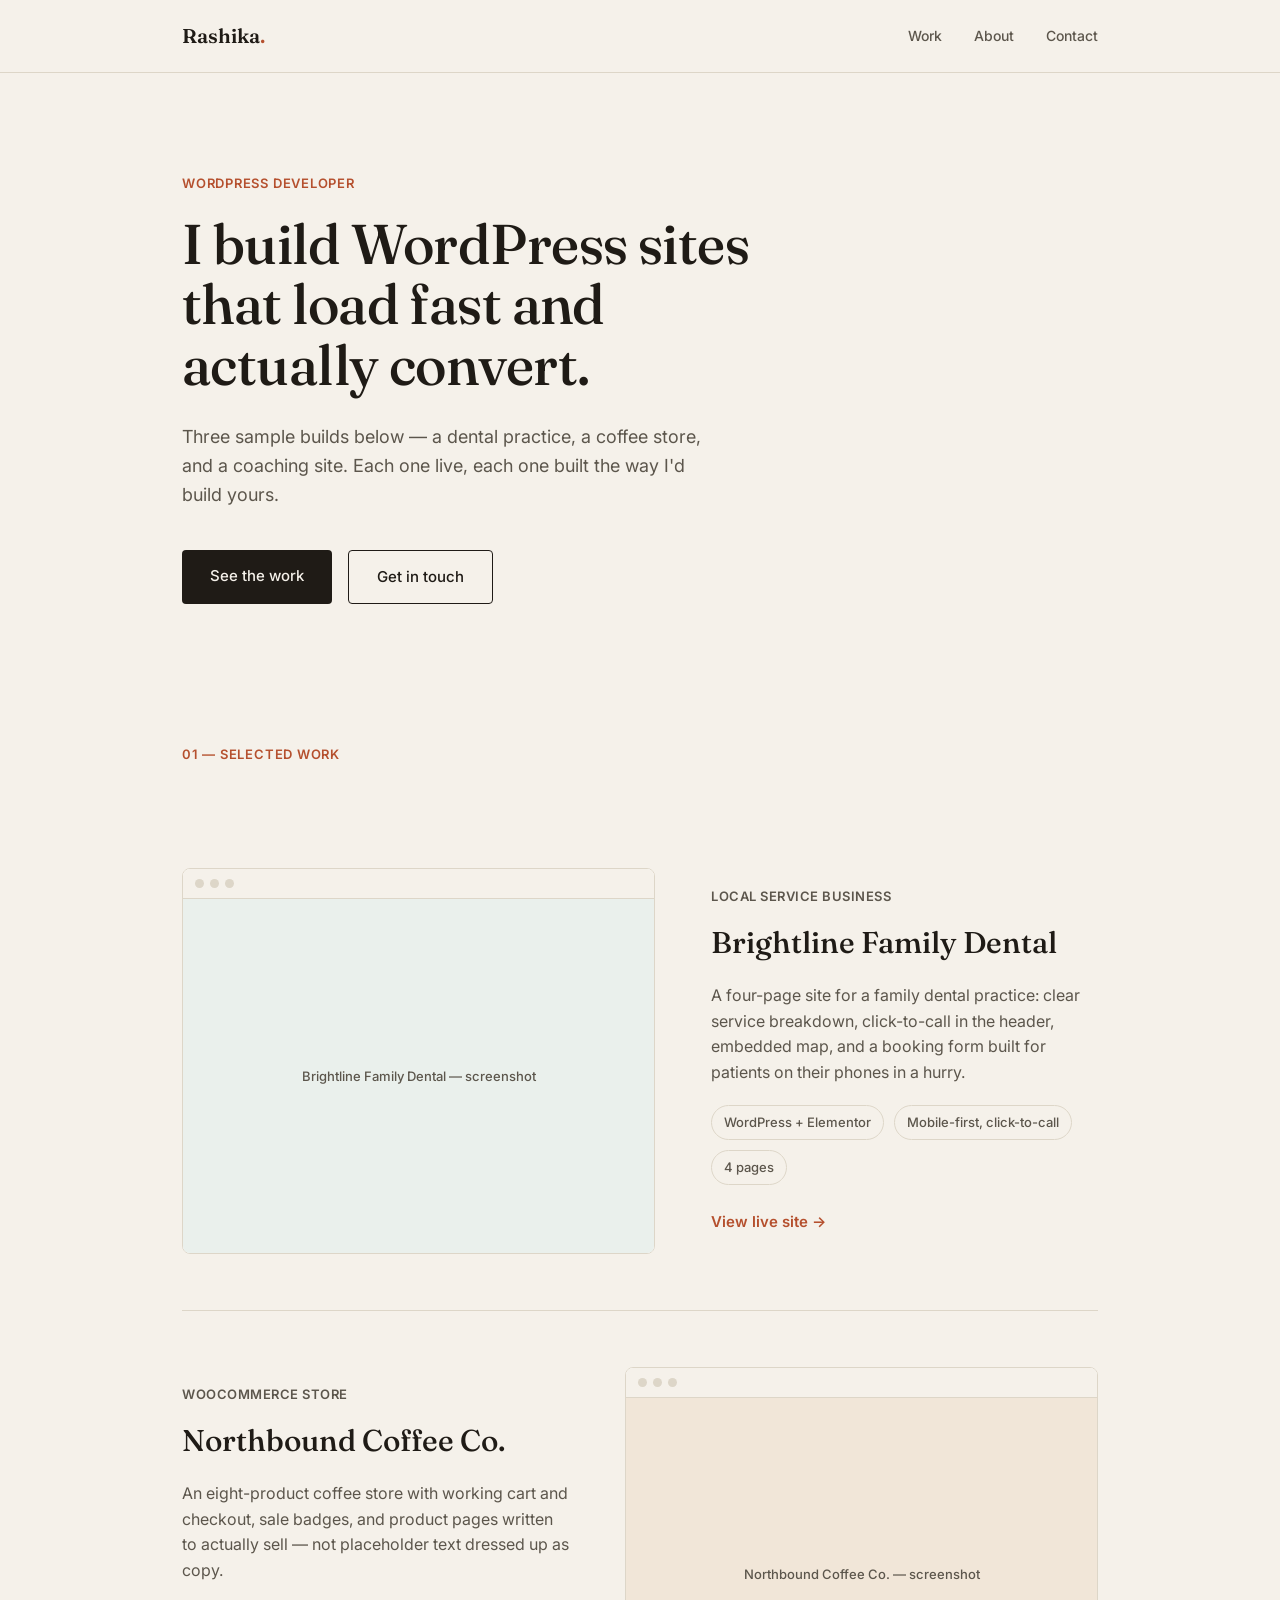
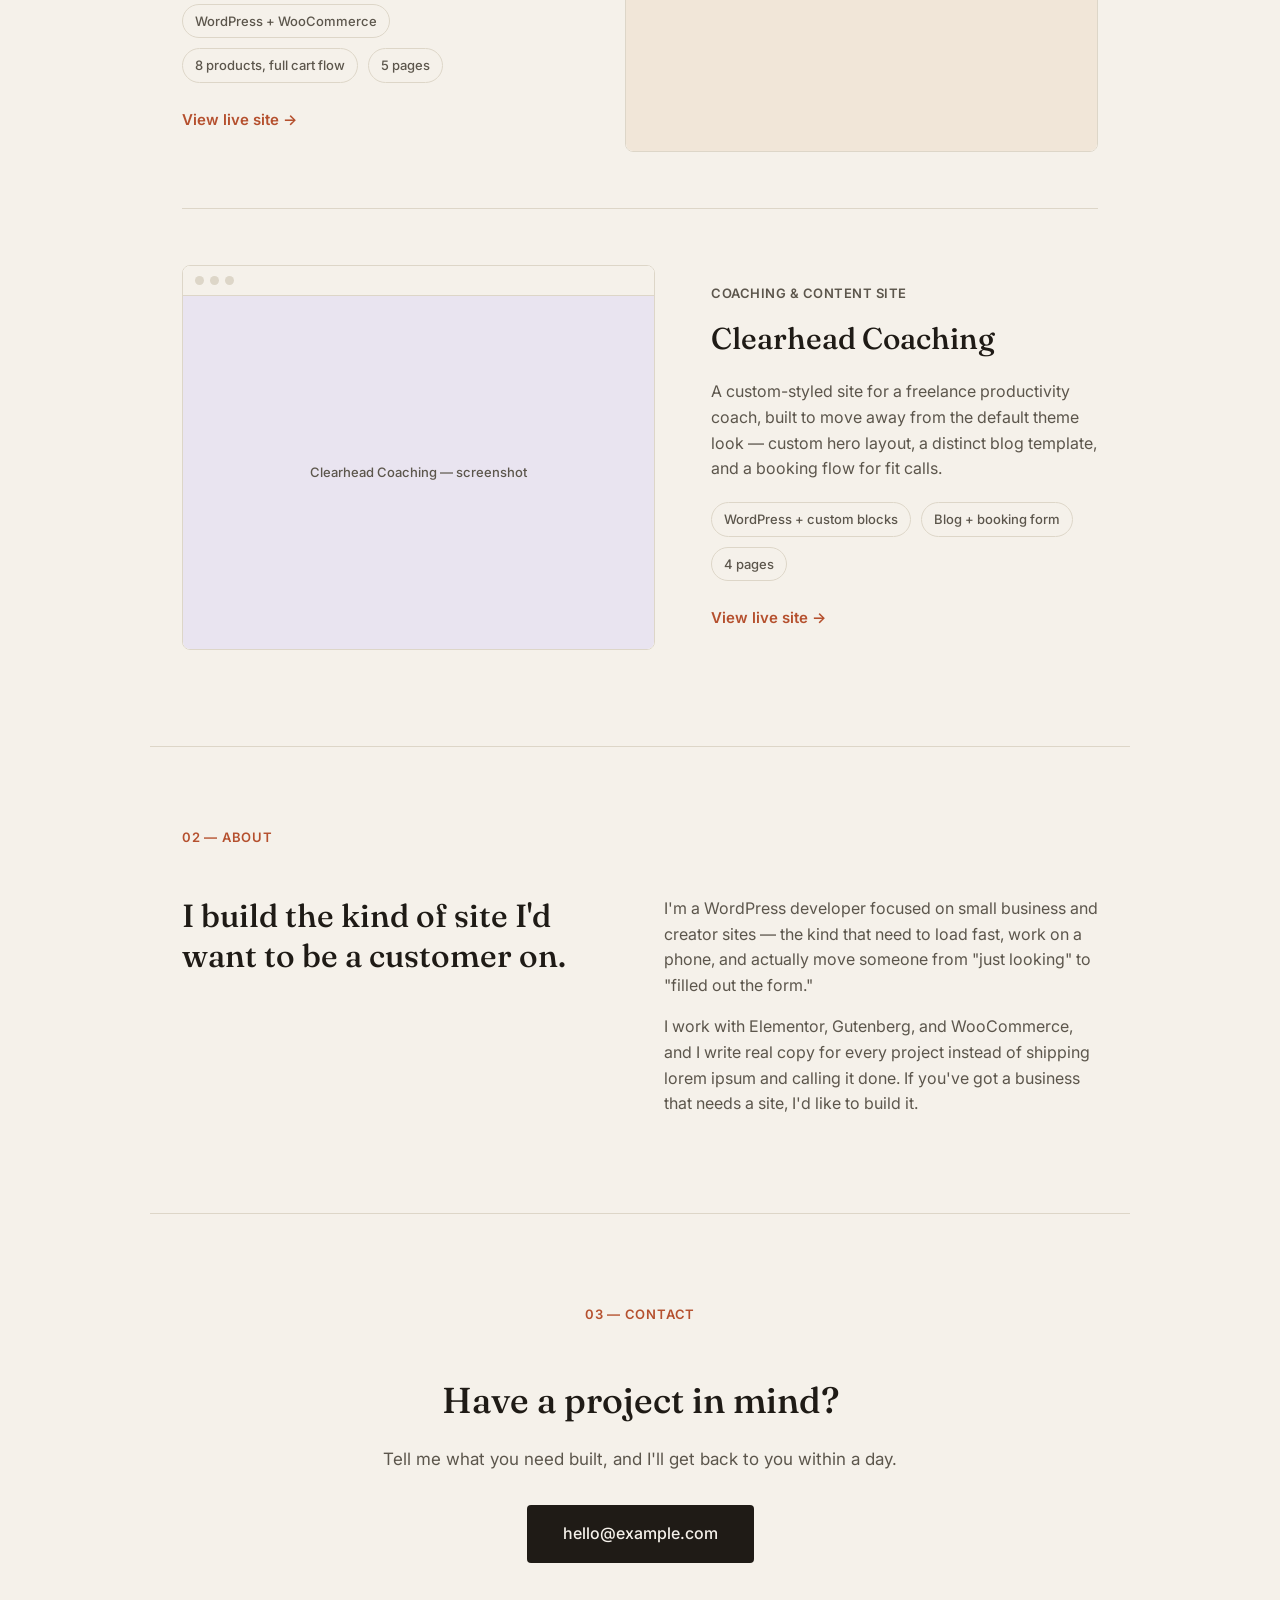
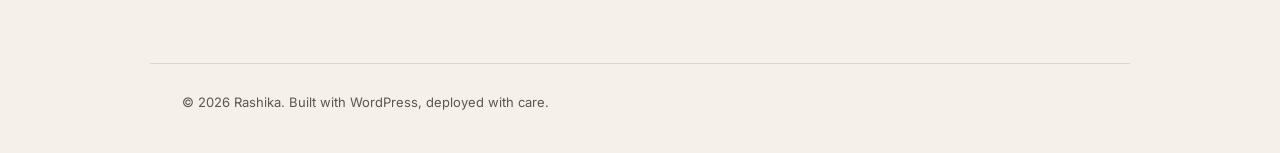
<file: index.html>
<!DOCTYPE html>
<html lang="en">
<head>
<meta charset="UTF-8">
<meta name="viewport" content="width=device-width, initial-scale=1.0">
<title>Rashika — WordPress Developer</title>
<meta name="description" content="WordPress developer building fast, clean sites for small businesses, stores, and creators.">
<link rel="preconnect" href="https://fonts.googleapis.com">
<link rel="preconnect" href="https://fonts.gstatic.com" crossorigin>
<link href="https://fonts.googleapis.com/css2?family=Fraunces:opsz,wght@9..144,400;9..144,500;9..144,600&family=Inter:wght@400;500;600&display=swap" rel="stylesheet">
<link rel="stylesheet" href="style.css">
</head>
<body>

<header class="site-header">
  <div class="wrap header-inner">
    <span class="logo">Rashika<span class="logo-dot">.</span></span>
    <nav class="nav-links">
      <a href="#work">Work</a>
      <a href="#about">About</a>
      <a href="#contact">Contact</a>
    </nav>
  </div>
</header>

<main>

  <section class="hero wrap">
    <p class="eyebrow load-in" style="--delay: 0s">WordPress developer</p>
    <h1 class="load-in" style="--delay: 0.1s">I build WordPress sites<br>that load fast and<br>actually convert.</h1>
    <p class="hero-sub load-in" style="--delay: 0.25s">Three sample builds below — a dental practice, a coffee store, and a coaching site. Each one live, each one built the way I'd build yours.</p>
    <div class="hero-actions load-in" style="--delay: 0.4s">
      <a href="#work" class="btn btn-primary">See the work</a>
      <a href="#contact" class="btn btn-ghost">Get in touch</a>
    </div>
  </section>

  <section id="work" class="work wrap">

    <p class="section-label">01 — Selected work</p>

    <article class="project reveal">
      <div class="project-media">
        <div class="browser-frame">
          <div class="browser-bar"><span></span><span></span><span></span></div>
          <div class="browser-screen placeholder-dental">
            <span class="placeholder-text">Brightline Family Dental — screenshot</span>
          </div>
        </div>
      </div>
      <div class="project-info">
        <p class="project-tag">Local service business</p>
        <h2>Brightline Family Dental</h2>
        <p class="project-desc">A four-page site for a family dental practice: clear service breakdown, click-to-call in the header, embedded map, and a booking form built for patients on their phones in a hurry.</p>
        <ul class="project-meta">
          <li>WordPress + Elementor</li>
          <li>Mobile-first, click-to-call</li>
          <li>4 pages</li>
        </ul>
        <a href="#" class="project-link">View live site →</a>
      </div>
    </article>

    <article class="project project-reverse reveal">
      <div class="project-media">
        <div class="browser-frame">
          <div class="browser-bar"><span></span><span></span><span></span></div>
          <div class="browser-screen placeholder-coffee">
            <span class="placeholder-text">Northbound Coffee Co. — screenshot</span>
          </div>
        </div>
      </div>
      <div class="project-info">
        <p class="project-tag">WooCommerce store</p>
        <h2>Northbound Coffee Co.</h2>
        <p class="project-desc">An eight-product coffee store with working cart and checkout, sale badges, and product pages written to actually sell — not placeholder text dressed up as copy.</p>
        <ul class="project-meta">
          <li>WordPress + WooCommerce</li>
          <li>8 products, full cart flow</li>
          <li>5 pages</li>
        </ul>
        <a href="#" class="project-link">View live site →</a>
      </div>
    </article>

    <article class="project reveal">
      <div class="project-media">
        <div class="browser-frame">
          <div class="browser-bar"><span></span><span></span><span></span></div>
          <div class="browser-screen placeholder-coach">
            <span class="placeholder-text">Clearhead Coaching — screenshot</span>
          </div>
        </div>
      </div>
      <div class="project-info">
        <p class="project-tag">Coaching &amp; content site</p>
        <h2>Clearhead Coaching</h2>
        <p class="project-desc">A custom-styled site for a freelance productivity coach, built to move away from the default theme look — custom hero layout, a distinct blog template, and a booking flow for fit calls.</p>
        <ul class="project-meta">
          <li>WordPress + custom blocks</li>
          <li>Blog + booking form</li>
          <li>4 pages</li>
        </ul>
        <a href="#" class="project-link">View live site →</a>
      </div>
    </article>

  </section>

  <section id="about" class="about wrap">
    <p class="section-label">02 — About</p>
    <div class="about-grid reveal">
      <h2>I build the kind of site I'd want to be a customer on.</h2>
      <div class="about-text">
        <p>I'm a WordPress developer focused on small business and creator sites — the kind that need to load fast, work on a phone, and actually move someone from "just looking" to "filled out the form."</p>
        <p>I work with Elementor, Gutenberg, and WooCommerce, and I write real copy for every project instead of shipping lorem ipsum and calling it done. If you've got a business that needs a site, I'd like to build it.</p>
      </div>
    </div>
  </section>

  <section id="contact" class="contact wrap">
    <p class="section-label">03 — Contact</p>
    <h2 class="reveal">Have a project in mind?</h2>
    <p class="contact-sub reveal">Tell me what you need built, and I'll get back to you within a day.</p>
    <a href="mailto:hello@example.com" class="btn btn-primary btn-large reveal">hello@example.com</a>
  </section>

</main>

<footer class="site-footer wrap">
  <p>© 2026 Rashika. Built with WordPress, deployed with care.</p>
</footer>

<script>
  // Header shrinks slightly on scroll
  const header = document.querySelector('.site-header');
  window.addEventListener('scroll', () => {
    header.classList.toggle('is-scrolled', window.scrollY > 24);
  });

  // Scroll-triggered reveal for sections below the fold
  const revealEls = document.querySelectorAll('.reveal');
  const observer = new IntersectionObserver((entries) => {
    entries.forEach(entry => {
      if (entry.isIntersecting) {
        entry.target.classList.add('is-visible');
        observer.unobserve(entry.target);
      }
    });
  }, { threshold: 0.15 });
  revealEls.forEach(el => observer.observe(el));
</script>

</body>
</html>
</file>
<file: style.css>
:root {
  --cream: #F5F1EA;
  --ink: #1F1B16;
  --ink-soft: #5C564C;
  --rust: #B5502E;
  --line: #DDD6C8;
  --white: #FFFFFF;
  --font-display: 'Fraunces', serif;
  --font-body: 'Inter', sans-serif;
}

* { margin: 0; padding: 0; box-sizing: border-box; }

/* Load-in animation (hero elements on page load) */
@keyframes loadUp {
  from { opacity: 0; transform: translateY(16px); }
  to { opacity: 1; transform: translateY(0); }
}

.load-in {
  opacity: 0;
  animation: loadUp 0.7s cubic-bezier(0.16, 1, 0.3, 1) forwards;
  animation-delay: var(--delay, 0s);
}

/* Scroll reveal (sections below the fold) */
.reveal {
  opacity: 0;
  transform: translateY(28px);
  transition: opacity 0.7s cubic-bezier(0.16, 1, 0.3, 1), transform 0.7s cubic-bezier(0.16, 1, 0.3, 1);
}

.reveal.is-visible {
  opacity: 1;
  transform: translateY(0);
}

body {
  background: var(--cream);
  color: var(--ink);
  font-family: var(--font-body);
  font-size: 16px;
  line-height: 1.6;
  -webkit-font-smoothing: antialiased;
}

.wrap {
  max-width: 980px;
  margin: 0 auto;
  padding: 0 32px;
}

a { color: inherit; text-decoration: none; }

/* Header */

.site-header {
  position: sticky;
  top: 0;
  background: var(--cream);
  border-bottom: 1px solid var(--line);
  z-index: 10;
  transition: box-shadow 0.25s ease;
}

.site-header.is-scrolled {
  box-shadow: 0 1px 0 var(--line), 0 8px 24px -16px rgba(31, 27, 22, 0.15);
}

.header-inner {
  display: flex;
  justify-content: space-between;
  align-items: center;
  height: 72px;
  transition: height 0.25s ease;
}

.is-scrolled .header-inner {
  height: 58px;
}

.logo {
  font-family: var(--font-display);
  font-size: 20px;
  font-weight: 600;
}

.logo-dot { color: var(--rust); }

.nav-links { display: flex; gap: 32px; }

.nav-links a {
  font-size: 14px;
  font-weight: 500;
  color: var(--ink-soft);
  transition: color 0.15s ease;
}

.nav-links a:hover { color: var(--ink); }

/* Hero */

.hero {
  padding: 100px 32px 80px;
}

.eyebrow {
  font-size: 13px;
  font-weight: 600;
  letter-spacing: 0.06em;
  text-transform: uppercase;
  color: var(--rust);
  margin-bottom: 20px;
}

.hero h1 {
  font-family: var(--font-display);
  font-size: 56px;
  font-weight: 500;
  line-height: 1.08;
  letter-spacing: -0.01em;
  max-width: 680px;
}

.hero-sub {
  margin-top: 28px;
  font-size: 18px;
  color: var(--ink-soft);
  max-width: 520px;
}

.hero-actions {
  margin-top: 40px;
  display: flex;
  gap: 16px;
}

.btn {
  display: inline-block;
  padding: 14px 28px;
  border-radius: 4px;
  font-size: 15px;
  font-weight: 500;
  transition: transform 0.15s ease, background 0.15s ease, border-color 0.15s ease;
}

.btn-primary {
  background: var(--ink);
  color: var(--cream);
}

.btn-primary:hover { background: var(--rust); }

.btn-ghost {
  border: 1px solid var(--ink);
}

.btn-ghost:hover { border-color: var(--rust); color: var(--rust); }

.btn-large { padding: 16px 36px; font-size: 16px; }

/* Section labels */

.section-label {
  font-size: 13px;
  font-weight: 600;
  letter-spacing: 0.06em;
  text-transform: uppercase;
  color: var(--rust);
  margin-bottom: 48px;
}

/* Work */

.work { padding: 60px 32px 40px; }

.project {
  display: grid;
  grid-template-columns: 1.1fr 0.9fr;
  gap: 56px;
  align-items: center;
  padding: 56px 0;
  border-top: 1px solid var(--line);
}

.work .project:first-of-type { border-top: none; }

.project-reverse { direction: rtl; }
.project-reverse .project-info { direction: ltr; }
.project-reverse .project-media { direction: ltr; }

.browser-frame {
  background: var(--white);
  border: 1px solid var(--line);
  border-radius: 8px;
  overflow: hidden;
  transition: transform 0.35s cubic-bezier(0.16, 1, 0.3, 1), box-shadow 0.35s ease;
}

.project:hover .browser-frame {
  transform: translateY(-6px);
  box-shadow: 0 20px 40px -24px rgba(31, 27, 22, 0.25);
}

.browser-bar {
  display: flex;
  gap: 6px;
  padding: 10px 12px;
  background: var(--cream);
  border-bottom: 1px solid var(--line);
}

.browser-bar span {
  width: 9px;
  height: 9px;
  border-radius: 50%;
  background: var(--line);
}

.browser-screen {
  aspect-ratio: 4 / 3;
  display: flex;
  align-items: center;
  justify-content: center;
  padding: 24px;
  text-align: center;
  transition: transform 0.5s cubic-bezier(0.16, 1, 0.3, 1);
}

.project:hover .browser-screen {
  transform: scale(1.04);
}

.placeholder-text {
  font-size: 13px;
  color: var(--ink-soft);
  font-weight: 500;
}

.placeholder-dental { background: #EAF0EC; }
.placeholder-coffee { background: #F1E6D8; }
.placeholder-coach { background: #E9E4F0; }

.project-tag {
  font-size: 13px;
  font-weight: 600;
  color: var(--ink-soft);
  text-transform: uppercase;
  letter-spacing: 0.04em;
  margin-bottom: 12px;
}

.project-info h2 {
  font-family: var(--font-display);
  font-size: 30px;
  font-weight: 500;
  margin-bottom: 16px;
}

.project-desc {
  color: var(--ink-soft);
  font-size: 16px;
  margin-bottom: 20px;
}

.project-meta {
  list-style: none;
  display: flex;
  flex-wrap: wrap;
  gap: 10px;
  margin-bottom: 24px;
}

.project-meta li {
  font-size: 13px;
  font-weight: 500;
  padding: 6px 12px;
  border: 1px solid var(--line);
  border-radius: 100px;
  color: var(--ink-soft);
}

.project-link {
  font-weight: 600;
  font-size: 15px;
  color: var(--rust);
  display: inline-block;
  position: relative;
  padding-bottom: 2px;
}

.project-link::after {
  content: '';
  position: absolute;
  left: 0;
  bottom: 0;
  width: 100%;
  height: 1px;
  background: var(--rust);
  transform: scaleX(0);
  transform-origin: left;
  transition: transform 0.3s cubic-bezier(0.16, 1, 0.3, 1);
}

.project-link:hover::after {
  transform: scaleX(1);
}

/* About */

.about { padding: 80px 32px; border-top: 1px solid var(--line); }

.about-grid {
  display: grid;
  grid-template-columns: 1fr 1fr;
  gap: 48px;
}

.about h2 {
  font-family: var(--font-display);
  font-size: 32px;
  font-weight: 500;
  line-height: 1.25;
}

.about-text p {
  color: var(--ink-soft);
  margin-bottom: 16px;
}

/* Contact */

.contact {
  padding: 90px 32px 100px;
  border-top: 1px solid var(--line);
  text-align: center;
}

.contact h2 {
  font-family: var(--font-display);
  font-size: 36px;
  font-weight: 500;
}

.contact-sub {
  color: var(--ink-soft);
  margin: 16px 0 32px;
  font-size: 17px;
}

/* Footer */

.site-footer {
  padding: 28px 32px 40px;
  font-size: 13px;
  color: var(--ink-soft);
  border-top: 1px solid var(--line);
}

/* Responsive */

@media (max-width: 760px) {
  .hero { padding: 64px 24px 56px; }
  .hero h1 { font-size: 38px; }
  .hero-sub { font-size: 16px; }
  .wrap { padding: 0 24px; }

  .project,
  .project-reverse {
    grid-template-columns: 1fr;
    direction: ltr;
    gap: 28px;
    padding: 40px 0;
  }

  .about-grid { grid-template-columns: 1fr; gap: 24px; }

  .nav-links { gap: 20px; }
  .nav-links a { font-size: 13px; }

  .hero-actions { flex-direction: column; }
  .btn { text-align: center; }
}

@media (prefers-reduced-motion: reduce) {
  * { transition: none !important; animation: none !important; }
  .load-in { opacity: 1; transform: none; }
  .reveal { opacity: 1; transform: none; }
}

a:focus-visible,
.btn:focus-visible {
  outline: 2px solid var(--rust);
  outline-offset: 2px;
}
</file>
